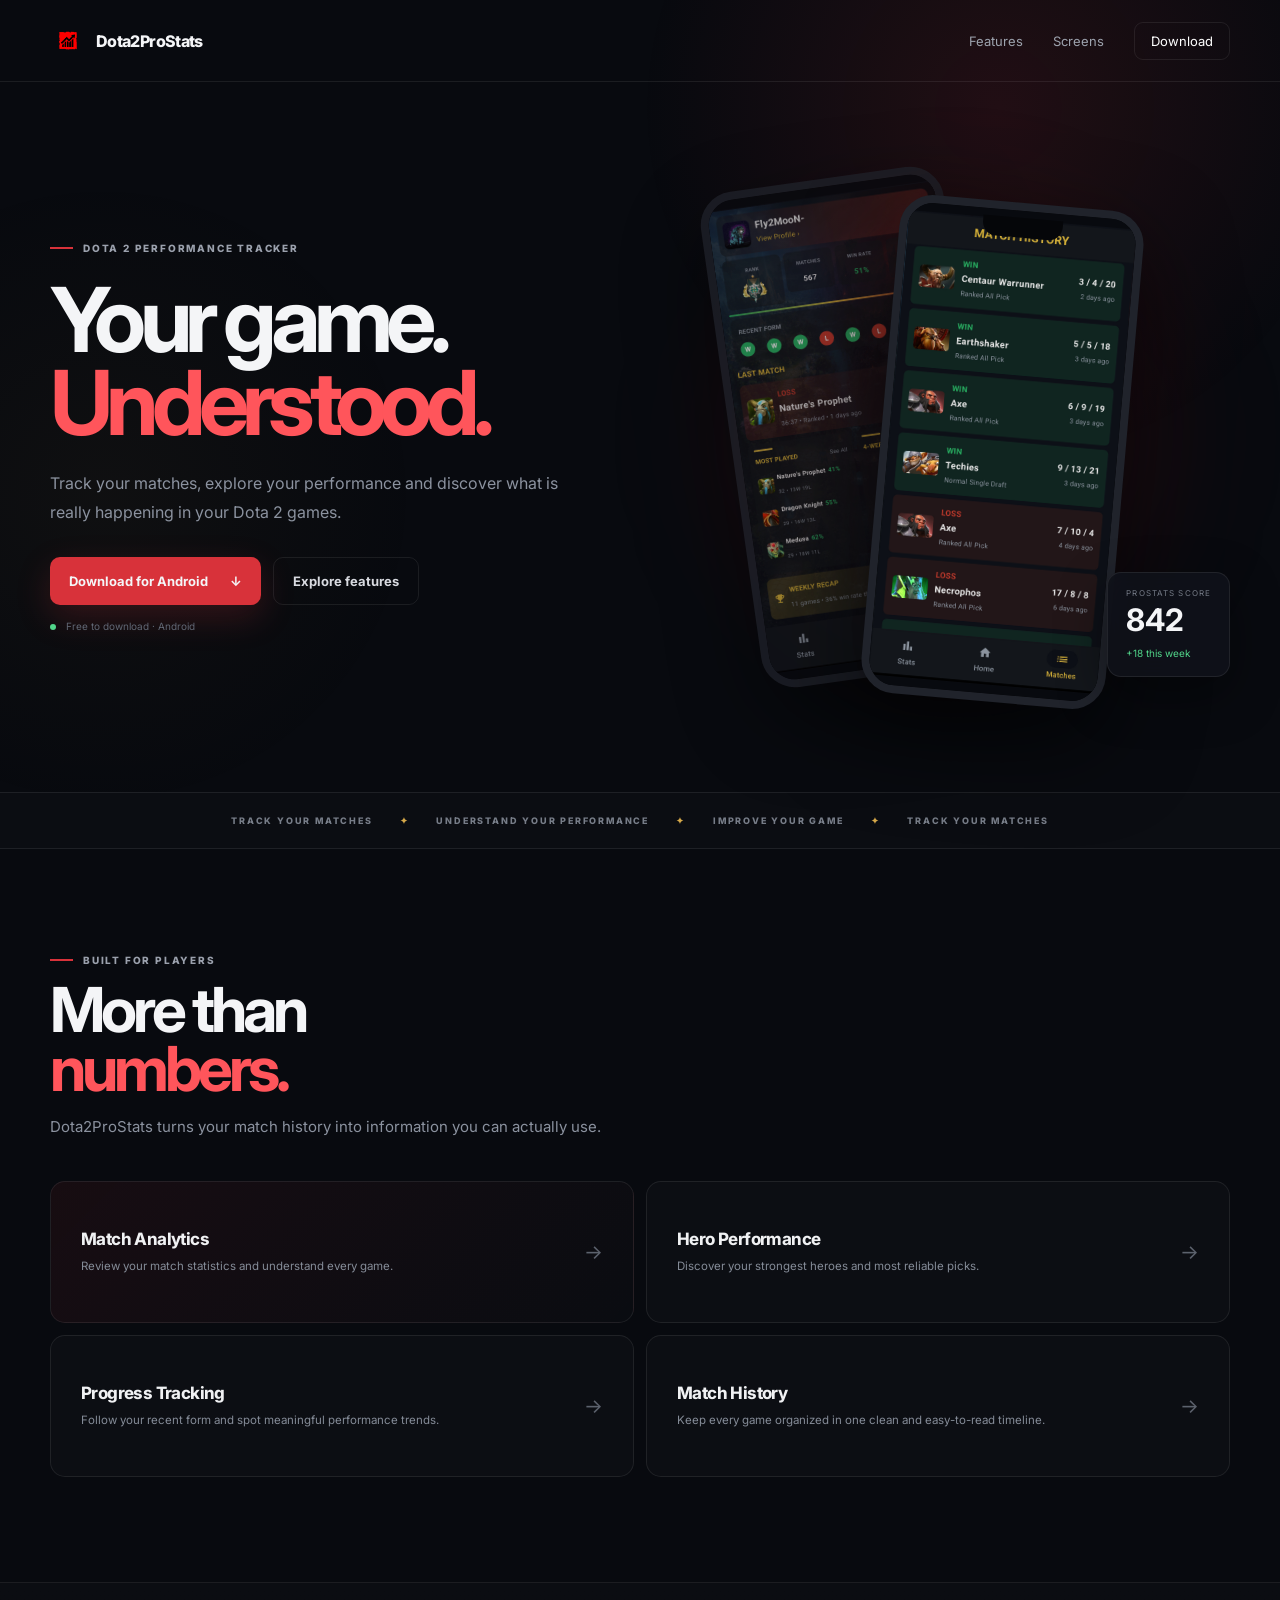
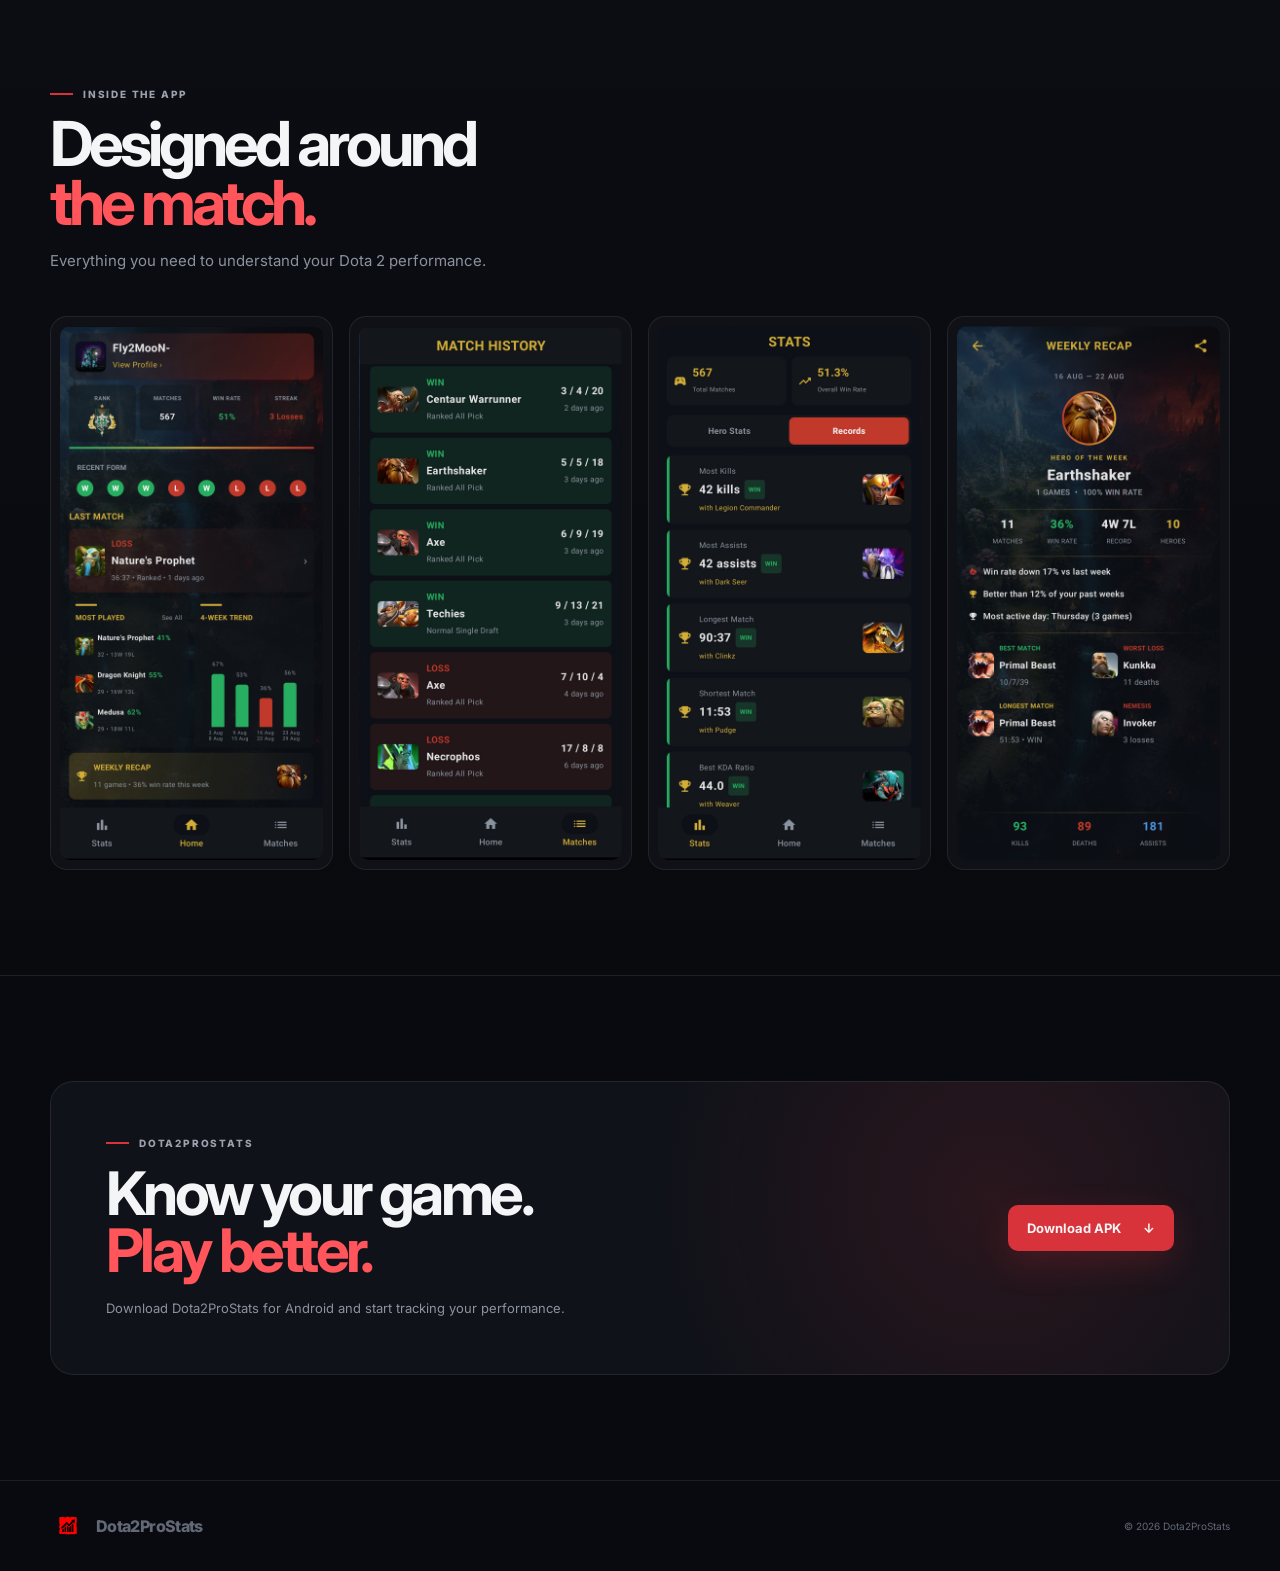
<file: index.html>
<!DOCTYPE html>
<html lang="en">
<head>
    <meta charset="UTF-8">

    <meta
        name="viewport"
        content="width=device-width, initial-scale=1.0"
    >

    <title>Dota2ProStats — Dota 2 Match & Player Statistics</title>

    <meta
        name="description"
        content="Dota2ProStats is a Dota 2 statistics and performance tracker. Analyze your matches, player stats, hero performance, match history and weekly progress."
    >

    <meta name="robots" content="index, follow">
    <meta name="theme-color" content="#0B0F14">

    <link rel="canonical" href="https://dota2prostats.github.io/dota2prostats/">
    <link rel="icon" type="image/png" href="logo.png">

    <meta property="og:type" content="website">
    <meta property="og:title" content="Dota2ProStats — Dota 2 Match & Player Statistics">
    <meta property="og:description" content="Analyze your Dota 2 matches, track player and hero performance, and follow your progress with Dota2ProStats.">
    <meta property="og:url" content="https://dota2prostats.github.io/dota2prostats/">
    <meta property="og:image" content="https://dota2prostats.github.io/dota2prostats/logo.png">
    <meta property="og:site_name" content="Dota2ProStats">

    <meta name="twitter:card" content="summary">
    <meta name="twitter:title" content="Dota2ProStats — Dota 2 Match & Player Statistics">
    <meta name="twitter:description" content="Analyze your Dota 2 matches, track performance and discover meaningful trends.">
    <meta name="twitter:image" content="https://dota2prostats.github.io/dota2prostats/logo.png">

    <script type="application/ld+json">
    {
      "@context": "https://schema.org",
      "@type": "SoftwareApplication",
      "name": "Dota2ProStats",
      "applicationCategory": "GameApplication",
      "operatingSystem": "Android",
      "description": "Dota 2 statistics and performance tracker for analyzing matches, player statistics, hero performance, match history and weekly progress.",
      "url": "https://dota2prostats.github.io/dota2prostats/",
      "downloadUrl": "https://github.com/Dota2Prostats/dota2prostats/releases/latest/download/Dota2ProStats.apk",
      "image": "https://dota2prostats.github.io/dota2prostats/logo.png",
      "offers": {
        "@type": "Offer",
        "price": "0",
        "priceCurrency": "USD"
      }
    }
    </script>

    <link rel="stylesheet" href="style.css">
</head>


<body>


<!-- ========================================
     NAVBAR
======================================== -->

<header class="navbar">

    <div class="container nav-inner">

        <a href="#" class="logo">

            <img
                src="logo.png"
                alt="Dota2ProStats"
            >

            <span>Dota2ProStats</span>

        </a>


        <nav>

            <a href="#features">
                Features
            </a>

            <a href="#screens">
                Screens
            </a>

            <a
                href="#download"
                class="nav-download"
            >
                Download
            </a>

        </nav>

    </div>

</header>



<main>


<!-- ========================================
     HERO
======================================== -->

<section class="hero">

    <div class="container hero-grid">


        <!-- HERO TEXT -->

        <div class="hero-content">

            <div class="eyebrow">

                <span></span>

                DOTA 2 PERFORMANCE TRACKER

            </div>


            <h1>

                Your game.<br>

                <em>Understood.</em>

            </h1>


            <p>

                Track your matches, explore your performance
                and discover what is really happening
                in your Dota 2 games.

            </p>


            <div class="hero-buttons">

             <a href="https://github.com/Dota2Prostats/dota2prostats/releases/download/v1.0.0/Dota2ProStats.apk"
                    class="button primary"
                >

                    Download for Android

                    <span>↓</span>

                </a>


                <a
                    href="#features"
                    class="button secondary"
                >

                    Explore features

                </a>

            </div>


            <div class="availability">

                <span></span>

                Free to download · Android

            </div>

        </div>



        <!-- HERO APP PREVIEW -->

        <div class="hero-app">

            <div class="app-glow"></div>


            <div class="phone phone-back">

                <img
                    src="home.jpg"
                    alt="Dota2ProStats Home Screen"
                >

            </div>


            <div class="phone phone-front">

                <div class="phone-notch"></div>

                <img
                    src="matchs.jpg"
                    alt="Dota2ProStats Match History"
                >

            </div>


            <div class="score-card">

                <span>
                    PROSTATS SCORE
                </span>

                <strong>
                    842
                </strong>

                <small>
                    +18 this week
                </small>

            </div>

        </div>

    </div>

</section>



<!-- ========================================
     TICKER
======================================== -->

<div class="ticker">

    <div class="ticker-content">

        <span>
            TRACK YOUR MATCHES
        </span>

        <b>✦</b>

        <span>
            UNDERSTAND YOUR PERFORMANCE
        </span>

        <b>✦</b>

        <span>
            IMPROVE YOUR GAME
        </span>

        <b>✦</b>

        <span>
            TRACK YOUR MATCHES
        </span>

    </div>

</div>



<!-- ========================================
     FEATURES
======================================== -->

<section
    id="features"
    class="section"
>


    <div class="container">


        <div class="section-title">


            <div class="eyebrow">

                <span></span>

                BUILT FOR PLAYERS

            </div>


            <h2>

                More than<br>

                <em>numbers.</em>

            </h2>


            <p>

                Dota2ProStats turns your match history
                into information you can actually use.

            </p>

        </div>



        <!-- FEATURE CARDS -->

        <div class="features-grid">


            <!-- CARD 1 -->

            <div class="feature-card">

                <div class="feature-info">

                    <h3>
                        Match Analytics
                    </h3>

                    <p>
                        Review your match statistics
                        and understand every game.
                    </p>

                </div>


                <div class="feature-arrow">
                    →
                </div>

            </div>



            <!-- CARD 2 -->

            <div class="feature-card">

                <div class="feature-info">

                    <h3>
                        Hero Performance
                    </h3>

                    <p>
                        Discover your strongest heroes
                        and most reliable picks.
                    </p>

                </div>


                <div class="feature-arrow">
                    →
                </div>

            </div>



            <!-- CARD 3 -->

            <div class="feature-card">

                <div class="feature-info">

                    <h3>
                        Progress Tracking
                    </h3>

                    <p>
                        Follow your recent form and
                        spot meaningful performance trends.
                    </p>

                </div>


                <div class="feature-arrow">
                    →
                </div>

            </div>



            <!-- CARD 4 -->

            <div class="feature-card">

                <div class="feature-info">

                    <h3>
                        Match History
                    </h3>

                    <p>
                        Keep every game organized in
                        one clean and easy-to-read timeline.
                    </p>

                </div>


                <div class="feature-arrow">
                    →
                </div>

            </div>


        </div>

    </div>

</section>



<!-- ========================================
     SCREENSHOTS
======================================== -->

<section
    id="screens"
    class="screens-section"
>


    <div class="container">


        <div class="section-title">

            <div class="eyebrow">

                <span></span>

                INSIDE THE APP

            </div>


            <h2>

                Designed around<br>

                <em>the match.</em>

            </h2>


            <p>

                Everything you need to understand
                your Dota 2 performance.

            </p>

        </div>



        <div class="screens-grid">


            <div class="screen">

                <img
                    src="home.jpg"
                    alt="Dota2ProStats Home"
                >

            </div>


            <div class="screen">

                <img
                    src="matchs.jpg"
                    alt="Dota2ProStats Matches"
                >

            </div>


            <div class="screen">

                <img
                    src="records.jpg"
                    alt="Dota2ProStats Stats"
                >

            </div>


            <div class="screen">

                <img
                    src="weekly.jpg"
                    alt="Dota2ProStats Weekly Recap"
                >

            </div>


        </div>

    </div>

</section>



<!-- ========================================
     DOWNLOAD
======================================== -->

<section
    id="download"
    class="download-section"
>


    <div class="container">


        <div class="download-box">


            <div class="download-content">


                <div class="eyebrow">

                    <span></span>

                    DOTA2PROSTATS

                </div>


                <h2>

                    Know your game.<br>

                    <em>Play better.</em>

                </h2>


                <p>

                    Download Dota2ProStats for Android
                    and start tracking your performance.

                </p>

            </div>



            <a
                href="https://github.com/Dota2Prostats/dota2prostats/releases/latest/download/Dota2ProStats.apk"
                class="button primary download-button"
            >

                Download APK

                <span>↓</span>

            </a>


        </div>

    </div>

</section>


</main>



<!-- ========================================
     FOOTER
======================================== -->

<footer>

    <div class="container footer-inner">


        <div class="logo">

            <img
                src="logo.png"
                alt="Dota2ProStats"
            >

            <span>
                Dota2ProStats
            </span>

        </div>


        <span>
            © 2026 Dota2ProStats
        </span>


    </div>

</footer>


</body>
</html>
</file>
<file: style.css>
@import url(
    'https://fonts.googleapis.com/css2?family=Inter:wght@400;500;600;700;800;900&display=swap'
);


/* ========================================
   VARIABLES
======================================== */

:root {

    --bg: #080a0f;

    --bg-soft: #0c0f14;

    --card: #10131a;

    --text: #f4f5f7;

    --muted: #8b929f;

    --red: #d8323a;

    --red-light: #ff555b;

    --gold: #d6a94a;

    --green: #51d58a;

    --border: rgba(255,255,255,0.08);

    --max-width: 1180px;

}


/* ========================================
   RESET
======================================== */

* {

    margin: 0;

    padding: 0;

    box-sizing: border-box;

}


html {

    scroll-behavior: smooth;

}


body {

    background:
        var(--bg);

    color:
        var(--text);

    font-family:
        'Inter',
        Arial,
        sans-serif;

    overflow-x:
        hidden;

}


body::before {

    content: "";

    position:
        fixed;

    inset:
        0;

    pointer-events:
        none;

    z-index:
        -1;

    background:

        radial-gradient(
            circle at 78% 12%,
            rgba(216,50,58,0.12),
            transparent 28%
        ),

        radial-gradient(
            circle at 8% 55%,
            rgba(214,169,74,0.04),
            transparent 25%
        );

}


a {

    color:
        inherit;

    text-decoration:
        none;

}


.container {

    width:
        min(
            calc(100% - 48px),
            var(--max-width)
        );

    margin:
        0 auto;

}


/* ========================================
   NAVBAR
======================================== */

.navbar {

    height:
        82px;

    border-bottom:
        1px solid var(--border);

}


.nav-inner {

    height:
        100%;

    display:
        flex;

    align-items:
        center;

    justify-content:
        space-between;

}


.logo {

    display:
        flex;

    align-items:
        center;

    gap:
        10px;

    font-size:
        16px;

    font-weight:
        800;

    letter-spacing:
        -0.04em;

}


.logo img {

    width:
        36px;

    height:
        36px;

    object-fit:
        contain;

    border-radius:
        9px;

}


nav {

    display:
        flex;

    align-items:
        center;

    gap:
        30px;

    color:
        #9da3ae;

    font-size:
        13px;

}


nav a {

    transition:
        color 0.2s ease;

}


nav a:hover {

    color:
        white;

}


.nav-download {

    padding:
        10px 16px;

    border:
        1px solid var(--border);

    border-radius:
        9px;

    color:
        white;

}


.nav-download:hover {

    border-color:
        rgba(255,255,255,0.18);

    background:
        rgba(255,255,255,0.03);

}


/* ========================================
   HERO
======================================== */

.hero {

    min-height:
        690px;

    display:
        flex;

    align-items:
        center;

}


.hero-grid {

    display:
        grid;

    grid-template-columns:
        1fr 1fr;

    align-items:
        center;

    gap:
        50px;

    padding:
        80px 0;

}


.eyebrow {

    display:
        flex;

    align-items:
        center;

    gap:
        10px;

    color:
        #9ba1ad;

    font-size:
        10px;

    font-weight:
        800;

    letter-spacing:
        0.18em;

}


.eyebrow span {

    width:
        23px;

    height:
        2px;

    background:
        var(--red);

}


.hero h1 {

    margin:
        25px 0;

    font-size:
        clamp(
            58px,
            7vw,
            94px
        );

    line-height:
        0.92;

    letter-spacing:
        -0.075em;

}


.hero h1 em,
.section-title h2 em,
.download-box h2 em {

    color:
        var(--red-light);

    font-style:
        normal;

}


.hero-content > p {

    max-width:
        530px;

    color:
        var(--muted);

    font-size:
        16px;

    line-height:
        1.8;

}


.hero-buttons {

    display:
        flex;

    flex-wrap:
        wrap;

    gap:
        12px;

    margin-top:
        30px;

}


.button {

    display:
        inline-flex;

    align-items:
        center;

    justify-content:
        center;

    gap:
        22px;

    padding:
        15px 19px;

    border-radius:
        10px;

    font-size:
        13px;

    font-weight:
        700;

    transition:
        transform 0.2s ease,
        background 0.2s ease;

}


.button:hover {

    transform:
        translateY(-2px);

}


.primary {

    background:
        var(--red);

    box-shadow:
        0 12px 35px
        rgba(216,50,58,0.2);

}


.primary:hover {

    background:
        var(--red-light);

}


.secondary {

    border:
        1px solid var(--border);

    color:
        #d8dae0;

}


.secondary:hover {

    background:
        rgba(255,255,255,0.035);

}


.availability {

    margin-top:
        15px;

    color:
        #626875;

    font-size:
        10px;

}


.availability span {

    display:
        inline-block;

    width:
        6px;

    height:
        6px;

    margin-right:
        7px;

    border-radius:
        50%;

    background:
        var(--green);

}


/* ========================================
   HERO APP
======================================== */

.hero-app {

    height:
        550px;

    position:
        relative;

    display:
        flex;

    align-items:
        center;

    justify-content:
        center;

}


.app-glow {

    position:
        absolute;

    width:
        390px;

    height:
        390px;

    border-radius:
        50%;

    background:
        rgba(190,31,40,0.17);

    filter:
        blur(70px);

}


.phone {

    position:
        absolute;

    width:
        245px;

    height:
        500px;

    border-radius:
        34px;

    overflow:
        hidden;

    background:
        #06070a;

    border:
        8px solid #20232b;

    box-shadow:
        0 35px 90px
        rgba(0,0,0,0.65);

}


.phone img {

    width:
        100%;

    height:
        100%;

    display:
        block;

    object-fit:
        contain;

    background:
        #080a0f;

}


.phone-back {

    transform:
        translate(-95px,-10px)
        rotate(-8deg);

    opacity:
        0.72;

}


.phone-front {

    transform:
        translate(55px,15px)
        rotate(5deg);

    z-index:
        2;

}


.phone-notch {

    position:
        absolute;

    top:
        7px;

    left:
        50%;

    transform:
        translateX(-50%);

    width:
        80px;

    height:
        20px;

    background:
        #050609;

    border-radius:
        0 0 14px 14px;

    z-index:
        5;

}


.score-card {

    position:
        absolute;

    right:
        0;

    bottom:
        35px;

    z-index:
        5;

    padding:
        15px 18px;

    border:
        1px solid var(--border);

    border-radius:
        14px;

    background:
        rgba(16,18,25,0.92);

    backdrop-filter:
        blur(15px);

    box-shadow:
        0 18px 50px
        rgba(0,0,0,0.4);

}


.score-card span {

    display:
        block;

    color:
        #747a86;

    font-size:
        8px;

    letter-spacing:
        0.14em;

}


.score-card strong {

    display:
        block;

    margin:
        3px 0;

    font-size:
        31px;

}


.score-card small {

    color:
        var(--green);

    font-size:
        10px;

}


/* ========================================
   TICKER
======================================== */

.ticker {

    overflow:
        hidden;

    border-top:
        1px solid var(--border);

    border-bottom:
        1px solid var(--border);

    background:
        #0b0d12;

}


.ticker-content {

    min-height:
        55px;

    display:
        flex;

    align-items:
        center;

    justify-content:
        center;

    gap:
        27px;

    color:
        #777d88;

    font-size:
        9px;

    font-weight:
        800;

    letter-spacing:
        0.2em;

    white-space:
        nowrap;

}


.ticker-content b {

    color:
        var(--gold);

}


/* ========================================
   GENERAL SECTIONS
======================================== */

.section {

    padding:
        105px 0;

}


.section-title {

    max-width:
        680px;

    margin-bottom:
        42px;

}


.section-title h2 {

    margin:
        15px 0;

    font-size:
        clamp(
            40px,
            5vw,
            62px
        );

    line-height:
        0.95;

    letter-spacing:
        -0.065em;

}


.section-title p {

    color:
        var(--muted);

    line-height:
        1.7;

    font-size:
        15px;

}


/* ========================================
   FEATURES
======================================== */

.features-grid {

    display:
        grid;

    grid-template-columns:
        1fr 1fr;

    gap:
        12px;

}


.feature-card {

    min-height:
        142px;

    position:
        relative;

    display:
        flex;

    align-items:
        center;

    justify-content:
        space-between;

    gap:
        25px;

    padding:
        27px 30px;

    border:
        1px solid var(--border);

    border-radius:
        15px;

    background:
        rgba(255,255,255,0.018);

    transition:
        transform 0.25s ease,
        border-color 0.25s ease,
        background 0.25s ease;

}


.feature-card:hover {

    transform:
        translateY(-3px);

    border-color:
        rgba(255,255,255,0.14);

    background:
        rgba(255,255,255,0.028);

}


.feature-card:first-child {

    background:
        linear-gradient(
            135deg,
            rgba(216,50,58,0.075),
            rgba(255,255,255,0.012)
        );

}


.feature-info {

    max-width:
        420px;

}


.feature-info h3 {

    margin-bottom:
        8px;

    color:
        #f0f1f3;

    font-size:
        17px;

    font-weight:
        750;

    letter-spacing:
        -0.035em;

}


.feature-info p {

    color:
        #858c98;

    font-size:
        11.5px;

    line-height:
        1.65;

}


.feature-arrow {

    flex-shrink:
        0;

    color:
        #5c626d;

    font-size:
        20px;

    transition:
        color 0.2s ease,
        transform 0.2s ease;

}


.feature-card:hover .feature-arrow {

    color:
        var(--red-light);

    transform:
        translateX(4px);

}


/* ========================================
   SCREENSHOTS
======================================== */

.screens-section {

    padding:
        105px 0;

    background:
        linear-gradient(
            180deg,
            #0b0d12,
            #090a0e
        );

    border-top:
        1px solid var(--border);

    border-bottom:
        1px solid var(--border);

}


.screens-grid {

    display:
        grid;

    grid-template-columns:
        repeat(4, 1fr);

    align-items:
        start;

    gap:
        16px;

}


.screen {

    padding:
        9px;

    border:
        1px solid var(--border);

    border-radius:
        17px;

    background:
        #0f1117;

    overflow:
        hidden;

    transition:
        transform 0.25s ease,
        border-color 0.25s ease;

}


.screen:hover {

    transform:
        translateY(-5px);

    border-color:
        rgba(216,50,58,0.35);

}


.screen img {

    width:
        100%;

    height:
        auto;

    display:
        block;

    object-fit:
        contain;

    border-radius:
        10px;

}


/* ========================================
   DOWNLOAD
======================================== */

.download-section {

    padding:
        105px 0;

}


.download-box {

    display:
        flex;

    align-items:
        center;

    justify-content:
        space-between;

    gap:
        40px;

    padding:
        55px;

    border:
        1px solid var(--border);

    border-radius:
        23px;

    background:

        radial-gradient(
            circle at 80% 40%,
            rgba(216,50,58,0.13),
            transparent 35%
        ),

        #101219;

}


.download-box h2 {

    margin-top:
        16px;

    font-size:
        clamp(
            40px,
            5vw,
            60px
        );

    line-height:
        0.95;

    letter-spacing:
        -0.06em;

}


.download-box p {

    max-width:
        500px;

    margin-top:
        18px;

    color:
        var(--muted);

    font-size:
        13px;

    line-height:
        1.7;

}


.download-button {

    white-space:
        nowrap;

}


/* ========================================
   FOOTER
======================================== */

footer {

    border-top:
        1px solid var(--border);

}


.footer-inner {

    min-height:
        90px;

    display:
        flex;

    align-items:
        center;

    justify-content:
        space-between;

    color:
        #626875;

    font-size:
        10px;

}


/* ========================================
   TABLET
======================================== */

@media (max-width: 1000px) {


    .hero-grid {

        gap:
            20px;

    }


    .screens-grid {

        grid-template-columns:
            repeat(2, 1fr);

    }

}


/* ========================================
   MOBILE
======================================== */

@media (max-width: 850px) {


    .container {

        width:
            min(
                calc(100% - 30px),
                var(--max-width)
            );

    }


    .hero {

        min-height:
            auto;

    }


    .hero-grid {

        grid-template-columns:
            1fr;

        padding:
            65px 0;

    }


    .hero-app {

        height:
            500px;

        margin-top:
            20px;

    }


    .features-grid {

        grid-template-columns:
            1fr;

    }


    .download-box {

        flex-direction:
            column;

        align-items:
            flex-start;

        padding:
            40px 30px;

    }


    nav a:not(.nav-download) {

        display:
            none;

    }

}


/* ========================================
   SMALL MOBILE
======================================== */

@media (max-width: 520px) {


    .container {

        width:
            calc(100% - 24px);

    }


    .navbar {

        height:
            70px;

    }


    .hero h1 {

        font-size:
            56px;

    }


    .hero-content > p {

        font-size:
            14px;

    }


    .hero-app {

        height:
            440px;

    }


    .phone {

        width:
            200px;

        height:
            425px;

    }


    .phone-back {

        transform:
            translate(-52px,-10px)
            rotate(-7deg);

    }


    .phone-front {

        transform:
            translate(43px,15px)
            rotate(5deg);

    }


    .score-card {

        right:
            0;

        bottom:
            10px;

    }


    .section {

        padding:
            80px 0;

    }


    .section-title {

        margin-bottom:
            30px;

    }


    .section-title h2 {

        font-size:
            45px;

    }


    .feature-card {

        min-height:
            125px;

        padding:
            22px;

    }


    .feature-info h3 {

        font-size:
            16px;

    }


    .feature-info p {

        font-size:
            11px;

    }


    .screens-grid {

        grid-template-columns:
            1fr 1fr;

        gap:
            10px;

    }


    .screen {

        padding:
            6px;

        border-radius:
            12px;

    }


    .download-box {

        padding:
            32px 24px;

    }


    .footer-inner {

        min-height:
            110px;

        flex-direction:
            column;

        justify-content:
            center;

        gap:
            15px;

    }

}
</file>
